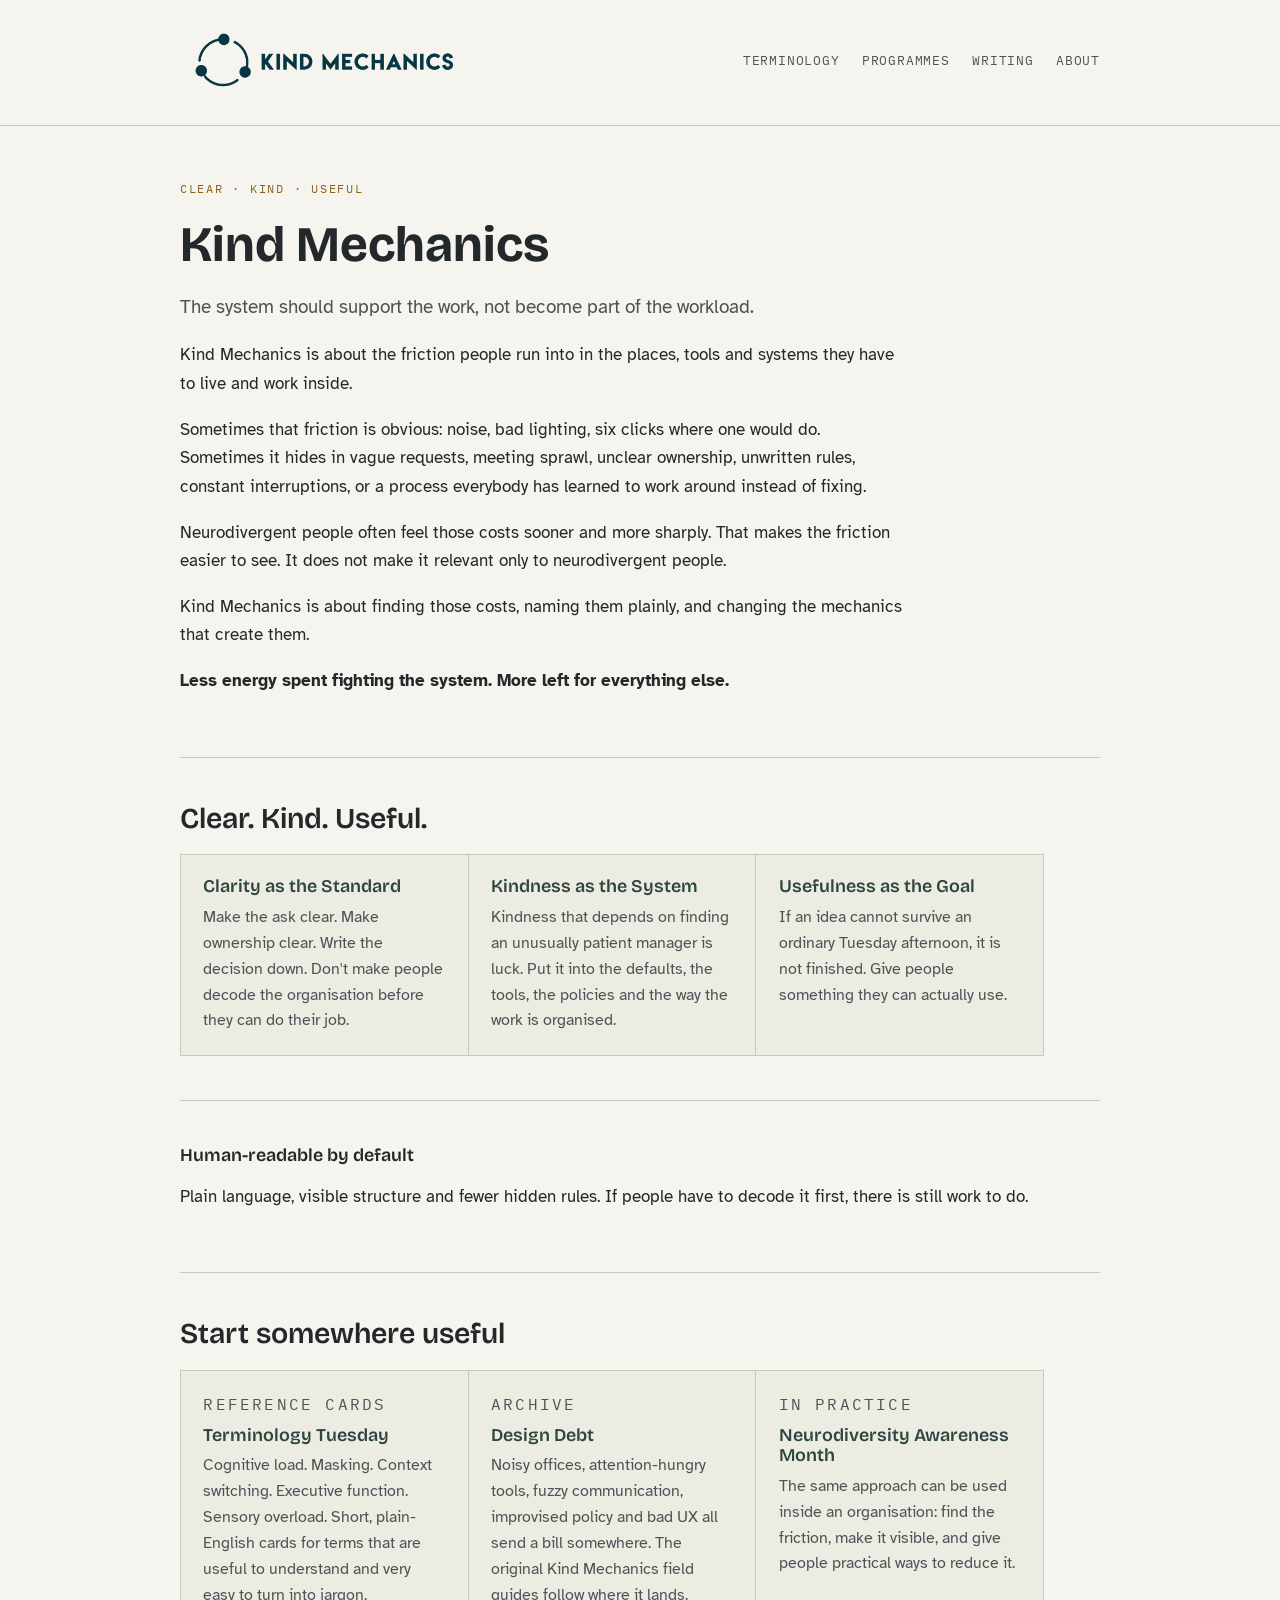
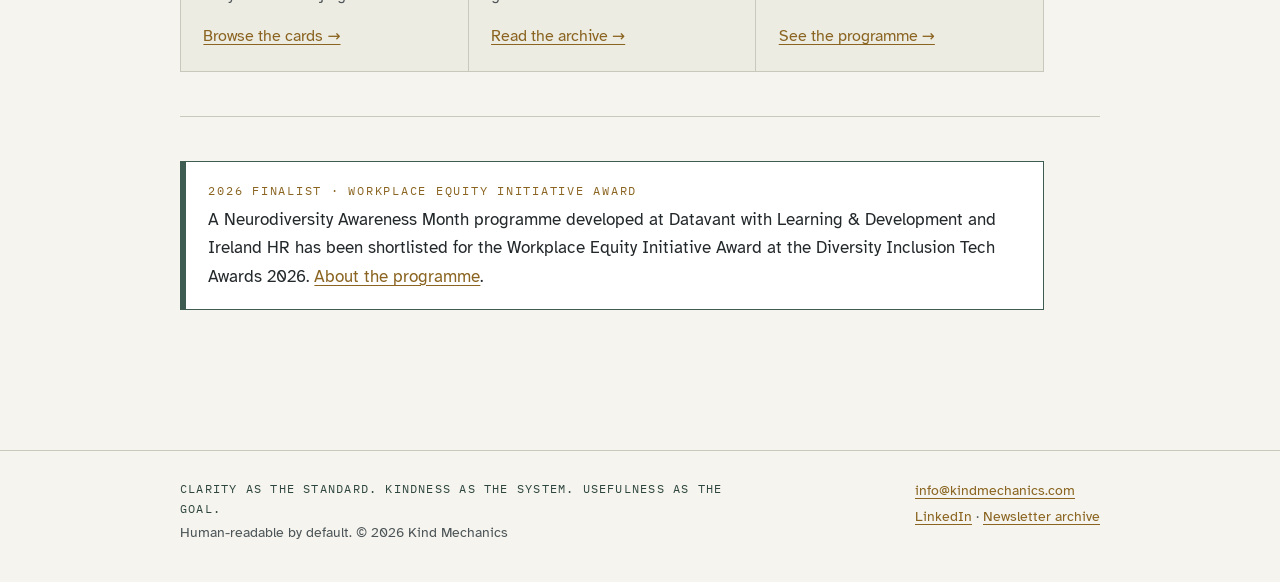
<file: index.html>
<!DOCTYPE html>
<html lang="en-IE">
<head>
<meta charset="utf-8">
<meta name="viewport" content="width=device-width, initial-scale=1">
<title>Kind Mechanics</title>
<meta name="description" content="Kind Mechanics finds the hidden friction in workplaces, tools and systems, then looks for clearer, kinder and more useful ways to design them.">
<link rel="preconnect" href="https://fonts.googleapis.com">
<link rel="preconnect" href="https://fonts.gstatic.com" crossorigin>
<link href="https://fonts.googleapis.com/css2?family=Atkinson+Hyperlegible:ital,wght@0,400;0,700;1,400&family=Bricolage+Grotesque:wght@500;600;700&family=IBM+Plex+Mono:wght@400;500&display=swap" rel="stylesheet">
<link rel="stylesheet" href="style.css">
</head>
<body>
<a class="skip-link" href="#main">Skip to content</a>

<header class="site">
  <div class="site-inner">
    <a class="wordmark" href="index.html" aria-label="Kind Mechanics home">
      <img src="logo.png" alt="Kind Mechanics">
    </a>
    <nav class="primary" aria-label="Site">
      <a href="https://terminology.kindmechanics.com/">Terminology</a>
      <a href="work.html">Programmes</a>
      <a href="writing.html">Writing</a>
      <a href="about.html">About</a>
    </nav>
  </div>
</header>

<main id="main">

  <section class="prose intro">
    <p class="eyebrow">Clear · Kind · Useful</p>
    <h1>Kind Mechanics</h1>
    <p class="lede">The system should support the work, not become part of the workload.</p>
    <p>Kind Mechanics is about the friction people run into in the places, tools and systems they have to live and work inside.</p>
    <p>Sometimes that friction is obvious: noise, bad lighting, six clicks where one would do. Sometimes it hides in vague requests, meeting sprawl, unclear ownership, unwritten rules, constant interruptions, or a process everybody has learned to work around instead of fixing.</p>
    <p>Neurodivergent people often feel those costs sooner and more sharply. That makes the friction easier to see. It does not make it relevant only to neurodivergent people.</p>
    <p>Kind Mechanics is about finding those costs, naming them plainly, and changing the mechanics that create them.</p>
    <p><strong>Less energy spent fighting the system. More left for everything else.</strong></p>
  </section>

  <section>
    <h2>Clear. Kind. Useful.</h2>
    <div class="distil">
      <div>
        <h3>Clarity as the Standard</h3>
        <p>Make the ask clear. Make ownership clear. Write the decision down. Don't make people decode the organisation before they can do their job.</p>
      </div>
      <div>
        <h3>Kindness as the System</h3>
        <p>Kindness that depends on finding an unusually patient manager is luck. Put it into the defaults, the tools, the policies and the way the work is organised.</p>
      </div>
      <div>
        <h3>Usefulness as the Goal</h3>
        <p>If an idea cannot survive an ordinary Tuesday afternoon, it is not finished. Give people something they can actually use.</p>
      </div>
      </section>
  <section>
      <div>
        <h3>Human-readable by default</h3>
        <p>Plain language, visible structure and fewer hidden rules. If people have to decode it first, there is still work to do.</p>
      </div>
    </div>
  </section>

  <section>
    <h2>Start somewhere useful</h2>
    <div class="distil start-grid">
      <div>
        <p class="eyebrow">Reference cards</p>
        <h3>Terminology Tuesday</h3>
        <p>Cognitive load. Masking. Context switching. Executive function. Sensory overload. Short, plain-English cards for terms that are useful to understand and very easy to turn into jargon.</p>
        <p class="card-link"><a href="https://terminology.kindmechanics.com/">Browse the cards →</a></p>
      </div>
      <div>
        <p class="eyebrow">Archive</p>
        <h3>Design Debt</h3>
        <p>Noisy offices, attention-hungry tools, fuzzy communication, improvised policy and bad UX all send a bill somewhere. The original Kind Mechanics field guides follow where it lands.</p>
        <p class="card-link"><a href="https://buttondown.com/kindmechanics/archive/">Read the archive →</a></p>
      </div>
      <div>
        <p class="eyebrow">In practice</p>
        <h3>Neurodiversity Awareness Month</h3>
        <p>The same approach can be used inside an organisation: find the friction, make it visible, and give people practical ways to reduce it.</p>
        <p class="card-link"><a href="work.html">See the programme →</a></p>
      </div>
    </div>
  </section>

  <section>
    <div class="recognition">
      <p class="eyebrow">2026 finalist · Workplace Equity Initiative Award</p>
      <p>A Neurodiversity Awareness Month programme developed at Datavant with Learning &amp; Development and Ireland HR has been shortlisted for the Workplace Equity Initiative Award at the Diversity Inclusion Tech Awards 2026. <a href="work.html">About the programme</a>.</p>
    </div>
  </section>

</main>

<footer class="site">
  <div class="foot-inner">
    <div>
      <p class="foot-motto">Clarity as the Standard. Kindness as the System. Usefulness as the Goal.</p>
      <p>Human-readable by default. © 2026 Kind Mechanics</p>
    </div>
    <div>
      <p><a href="mailto:brian@kindmechanics.com">info@kindmechanics.com</a></p>
      <p><a href="https://www.linkedin.com/company/kind-mechanics/">LinkedIn</a> · <a href="https://buttondown.com/kindmechanics/archive/">Newsletter archive</a></p>
    </div>
  </div>
</footer>
</body>
</html>
</file>
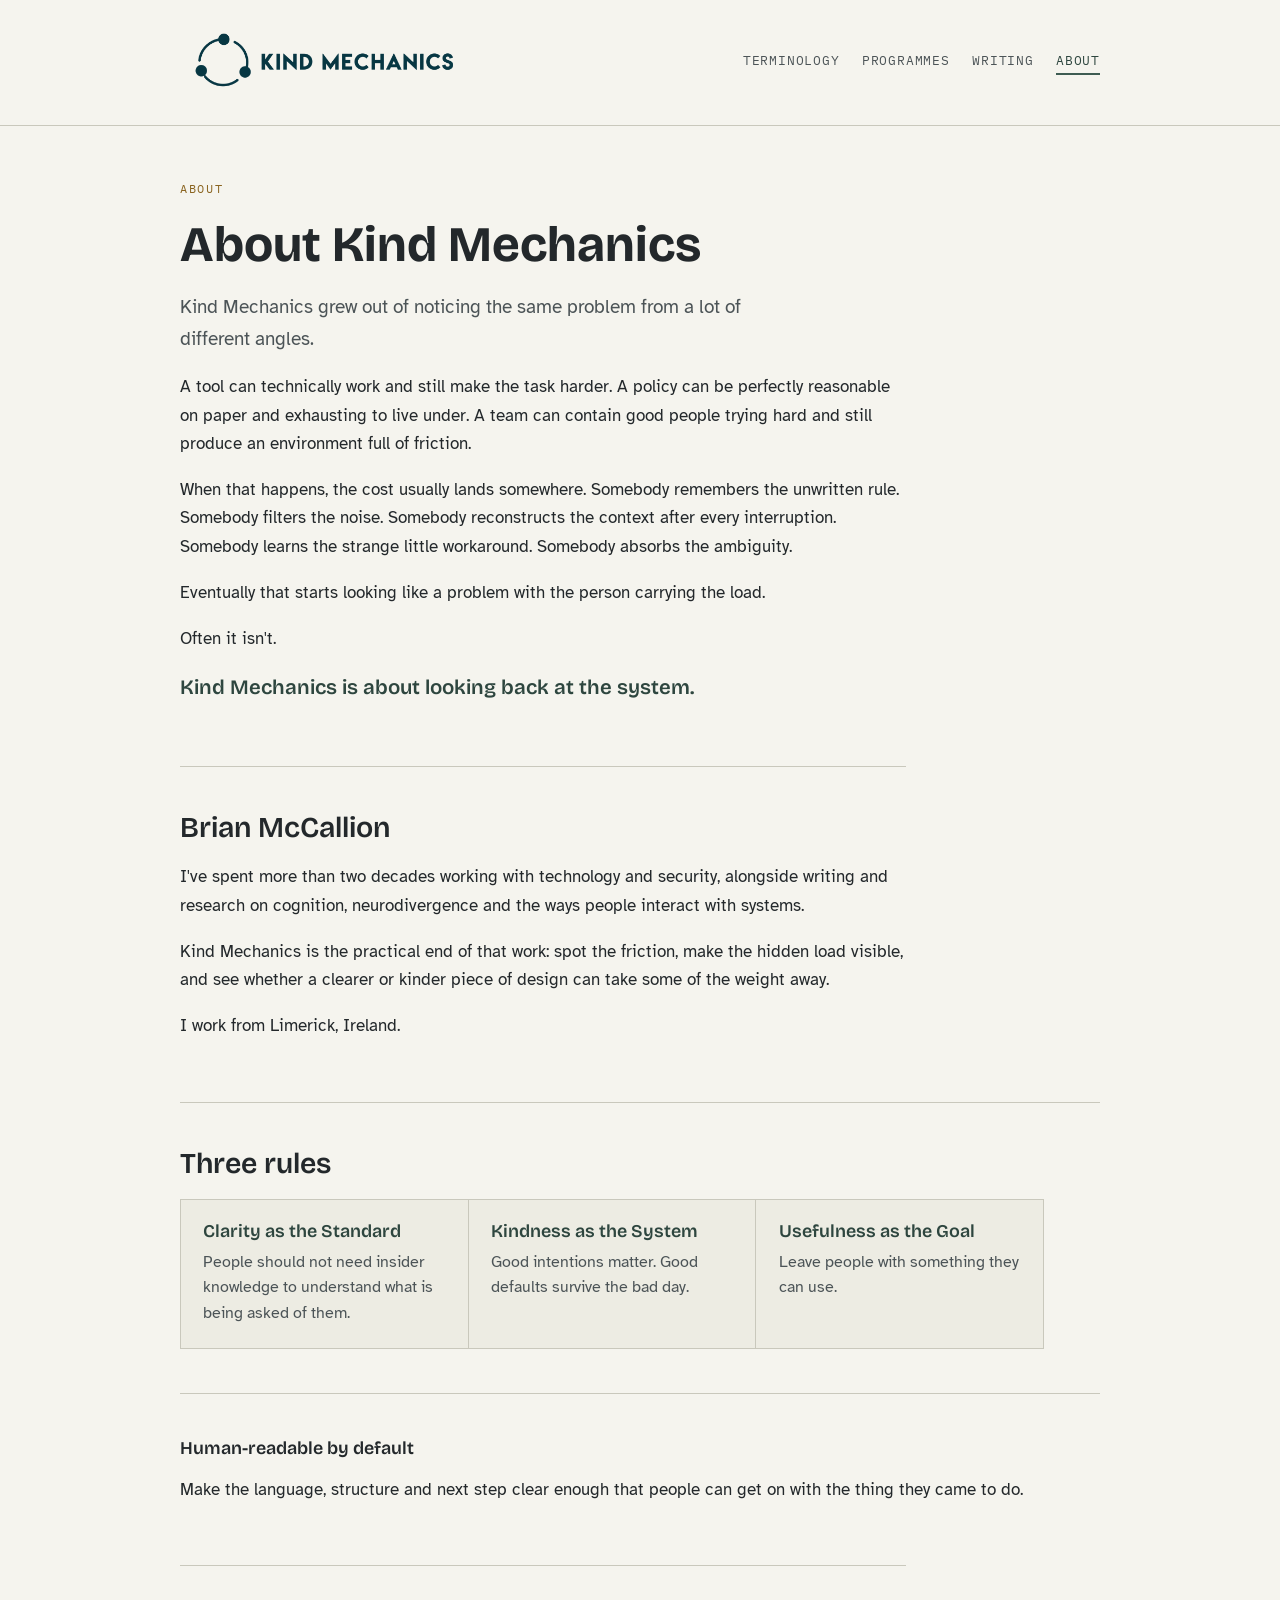
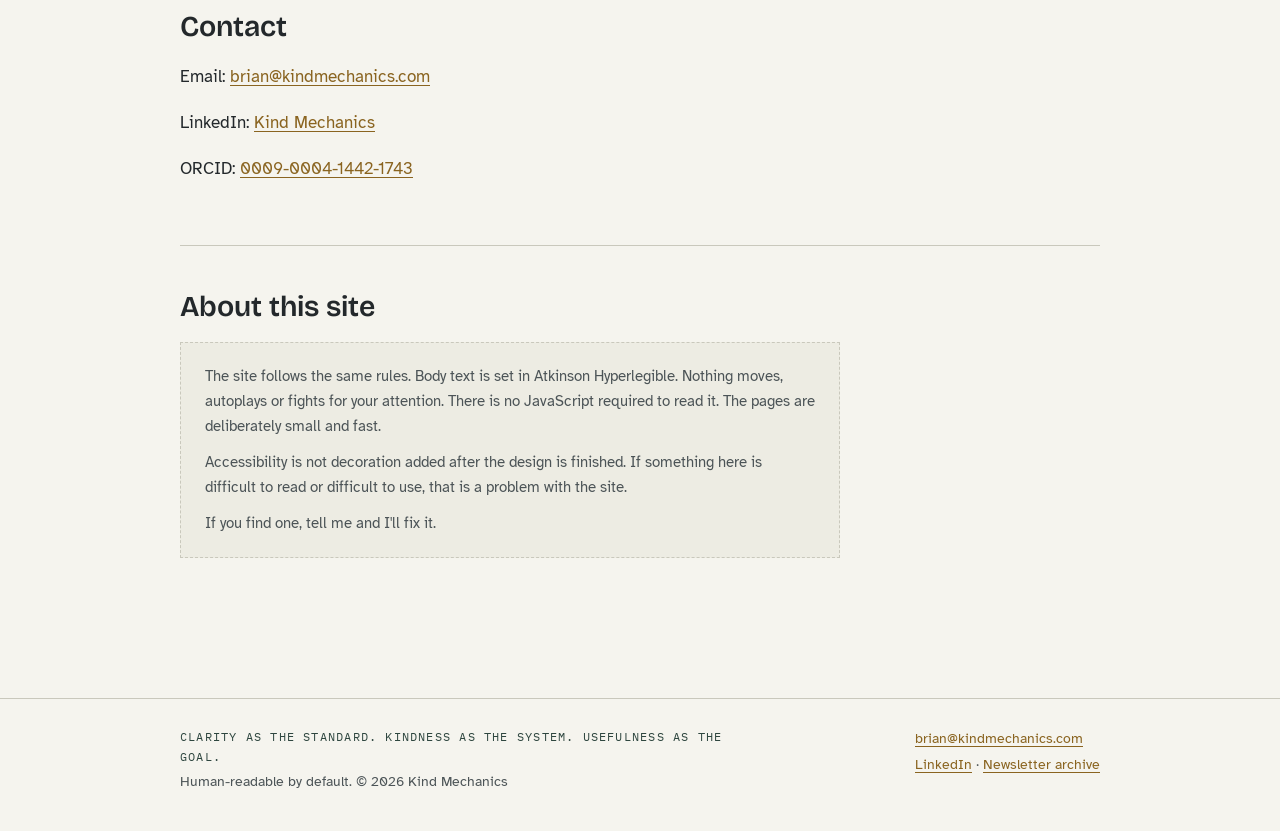
<file: about.html>
<!DOCTYPE html>
<html lang="en-IE">
<head>
<meta charset="utf-8">
<meta name="viewport" content="width=device-width, initial-scale=1">
<title>About — Kind Mechanics</title>
<meta name="description" content="About Kind Mechanics, Brian McCallion, and the principles of clarity, kindness and usefulness behind the work.">
<link rel="preconnect" href="https://fonts.googleapis.com">
<link rel="preconnect" href="https://fonts.gstatic.com" crossorigin>
<link href="https://fonts.googleapis.com/css2?family=Atkinson+Hyperlegible:ital,wght@0,400;0,700;1,400&family=Bricolage+Grotesque:wght@500;600;700&family=IBM+Plex+Mono:wght@400;500&display=swap" rel="stylesheet">
<link rel="stylesheet" href="style.css">
</head>
<body>
<a class="skip-link" href="#main">Skip to content</a>

<header class="site">
  <div class="site-inner">
    <a class="wordmark" href="index.html" aria-label="Kind Mechanics home">
      <img src="logo.png" alt="Kind Mechanics">
    </a>
    <nav class="primary" aria-label="Site">
      <a href="https://terminology.kindmechanics.com/">Terminology</a>
      <a href="work.html">Programmes</a>
      <a href="writing.html">Writing</a>
      <a href="about.html" aria-current="page">About</a>
    </nav>
  </div>
</header>

<main id="main">

  <section class="prose intro">
    <p class="eyebrow">About</p>
    <h1>About Kind Mechanics</h1>
    <p class="lede">Kind Mechanics grew out of noticing the same problem from a lot of different angles.</p>
    <p>A tool can technically work and still make the task harder. A policy can be perfectly reasonable on paper and exhausting to live under. A team can contain good people trying hard and still produce an environment full of friction.</p>
    <p>When that happens, the cost usually lands somewhere. Somebody remembers the unwritten rule. Somebody filters the noise. Somebody reconstructs the context after every interruption. Somebody learns the strange little workaround. Somebody absorbs the ambiguity.</p>
    <p>Eventually that starts looking like a problem with the person carrying the load.</p>
    <p>Often it isn't.</p>
    <p class="pull-line">Kind Mechanics is about looking back at the system.</p>
  </section>

  <section class="prose">
    <h2>Brian McCallion</h2>
    <p>I've spent more than two decades working with technology and security, alongside writing and research on cognition, neurodivergence and the ways people interact with systems.</p>
    <p>Kind Mechanics is the practical end of that work: spot the friction, make the hidden load visible, and see whether a clearer or kinder piece of design can take some of the weight away.</p>
    <p>I work from Limerick, Ireland.</p>
  </section>

  <section>
    <h2>Three rules</h2>
    <div class="distil">
      <div>
        <h3>Clarity as the Standard</h3>
        <p>People should not need insider knowledge to understand what is being asked of them.</p>
      </div>
      <div>
        <h3>Kindness as the System</h3>
        <p>Good intentions matter. Good defaults survive the bad day.</p>
      </div>
      <div>
        <h3>Usefulness as the Goal</h3>
        <p>Leave people with something they can use.</p>
      </div>
      </section>
  <section>
      <div>
        <h3>Human-readable by default</h3>
        <p>Make the language, structure and next step clear enough that people can get on with the thing they came to do.</p>
      </div>
    </div>
  </section>

  <section class="prose">
    <h2>Contact</h2>
    <p>Email: <a href="mailto:brian@kindmechanics.com">brian@kindmechanics.com</a></p>
    <p>LinkedIn: <a href="https://www.linkedin.com/company/kind-mechanics/">Kind Mechanics</a></p>
    <p>ORCID: <a href="https://orcid.org/0009-0004-1442-1743">0009-0004-1442-1743</a></p>
  </section>

  <section>
    <h2>About this site</h2>
    <div class="colophon">
      <p>The site follows the same rules. Body text is set in Atkinson Hyperlegible. Nothing moves, autoplays or fights for your attention. There is no JavaScript required to read it. The pages are deliberately small and fast.</p>
      <p>Accessibility is not decoration added after the design is finished. If something here is difficult to read or difficult to use, that is a problem with the site.</p>
      <p>If you find one, tell me and I'll fix it.</p>
    </div>
  </section>

</main>

<footer class="site">
  <div class="foot-inner">
    <div>
      <p class="foot-motto">Clarity as the Standard. Kindness as the System. Usefulness as the Goal.</p>
      <p>Human-readable by default. © 2026 Kind Mechanics</p>
    </div>
    <div>
      <p><a href="mailto:brian@kindmechanics.com">brian@kindmechanics.com</a></p>
      <p><a href="https://www.linkedin.com/company/kind-mechanics/">LinkedIn</a> · <a href="https://buttondown.com/kindmechanics/archive/">Newsletter archive</a></p>
    </div>
  </div>
</footer>
</body>
</html>
</file>
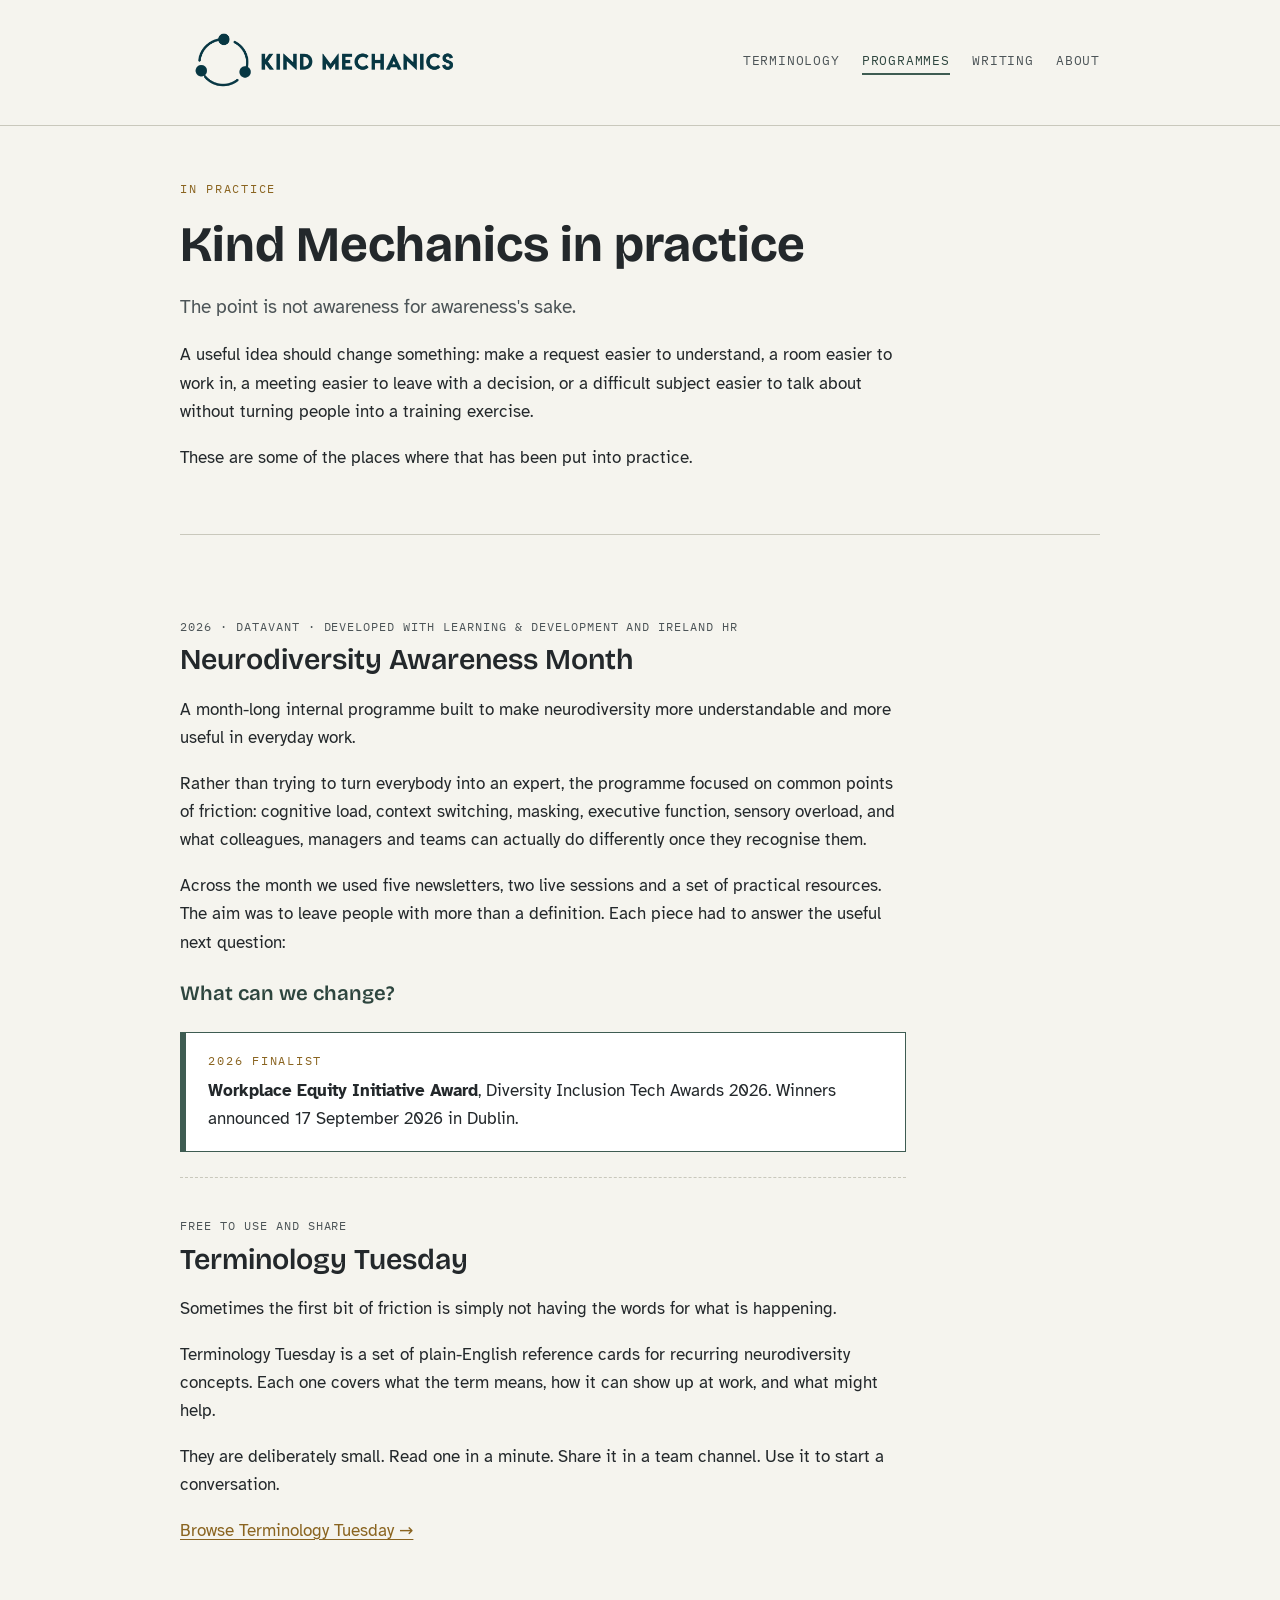
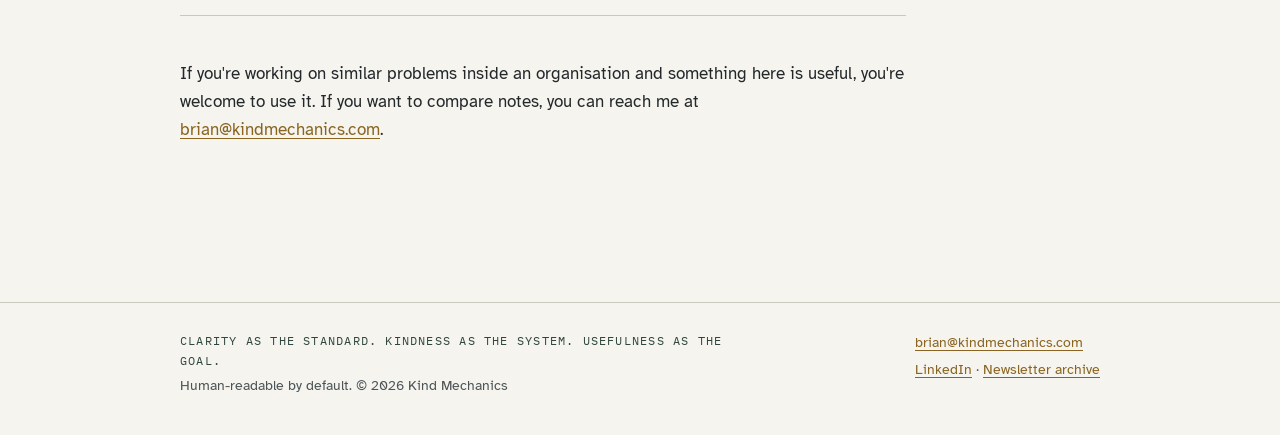
<file: work.html>
<!DOCTYPE html>
<html lang="en-IE">
<head>
<meta charset="utf-8">
<meta name="viewport" content="width=device-width, initial-scale=1">
<title>Programmes — Kind Mechanics</title>
<meta name="description" content="Kind Mechanics in practice: workplace programmes and practical neurodiversity resources designed to reduce friction rather than stop at awareness.">
<link rel="preconnect" href="https://fonts.googleapis.com">
<link rel="preconnect" href="https://fonts.gstatic.com" crossorigin>
<link href="https://fonts.googleapis.com/css2?family=Atkinson+Hyperlegible:ital,wght@0,400;0,700;1,400&family=Bricolage+Grotesque:wght@500;600;700&family=IBM+Plex+Mono:wght@400;500&display=swap" rel="stylesheet">
<link rel="stylesheet" href="style.css">
</head>
<body>
<a class="skip-link" href="#main">Skip to content</a>

<header class="site">
  <div class="site-inner">
    <a class="wordmark" href="index.html" aria-label="Kind Mechanics home">
      <img src="logo.png" alt="Kind Mechanics">
    </a>
    <nav class="primary" aria-label="Site">
      <a href="https://terminology.kindmechanics.com/">Terminology</a>
      <a href="work.html" aria-current="page">Programmes</a>
      <a href="writing.html">Writing</a>
      <a href="about.html">About</a>
    </nav>
  </div>
</header>

<main id="main">

  <section class="prose intro">
    <p class="eyebrow">In practice</p>
    <h1>Kind Mechanics in practice</h1>
    <p class="lede">The point is not awareness for awareness's sake.</p>
    <p>A useful idea should change something: make a request easier to understand, a room easier to work in, a meeting easier to leave with a decision, or a difficult subject easier to talk about without turning people into a training exercise.</p>
    <p>These are some of the places where that has been put into practice.</p>
  </section>

  <section>
    <div class="entry">
      <p class="meta">2026 · Datavant · developed with Learning &amp; Development and Ireland HR</p>
      <h2>Neurodiversity Awareness Month</h2>
      <p>A month-long internal programme built to make neurodiversity more understandable and more useful in everyday work.</p>
      <p>Rather than trying to turn everybody into an expert, the programme focused on common points of friction: cognitive load, context switching, masking, executive function, sensory overload, and what colleagues, managers and teams can actually do differently once they recognise them.</p>
      <p>Across the month we used five newsletters, two live sessions and a set of practical resources. The aim was to leave people with more than a definition. Each piece had to answer the useful next question:</p>
      <p class="pull-line">What can we change?</p>
      <div class="recognition" style="margin-top:1.25rem;">
        <p class="eyebrow">2026 finalist</p>
        <p><strong>Workplace Equity Initiative Award</strong>, Diversity Inclusion Tech Awards 2026. Winners announced 17 September 2026 in Dublin.</p>
      </div>
    </div>

    <div class="entry">
      <p class="meta">Free to use and share</p>
      <h2>Terminology Tuesday</h2>
      <p>Sometimes the first bit of friction is simply not having the words for what is happening.</p>
      <p>Terminology Tuesday is a set of plain-English reference cards for recurring neurodiversity concepts. Each one covers what the term means, how it can show up at work, and what might help.</p>
      <p>They are deliberately small. Read one in a minute. Share it in a team channel. Use it to start a conversation.</p>
      <p><a href="https://terminology.kindmechanics.com/">Browse Terminology Tuesday →</a></p>
    </div>
  </section>

  <section class="prose">
    <p>If you're working on similar problems inside an organisation and something here is useful, you're welcome to use it. If you want to compare notes, you can reach me at <a href="mailto:brian@kindmechanics.com">brian@kindmechanics.com</a>.</p>
  </section>

</main>

<footer class="site">
  <div class="foot-inner">
    <div>
      <p class="foot-motto">Clarity as the Standard. Kindness as the System. Usefulness as the Goal.</p>
      <p>Human-readable by default. © 2026 Kind Mechanics</p>
    </div>
    <div>
      <p><a href="mailto:brian@kindmechanics.com">brian@kindmechanics.com</a></p>
      <p><a href="https://www.linkedin.com/company/kind-mechanics/">LinkedIn</a> · <a href="https://buttondown.com/kindmechanics/archive/">Newsletter archive</a></p>
    </div>
  </div>
</footer>
</body>
</html>
</file>
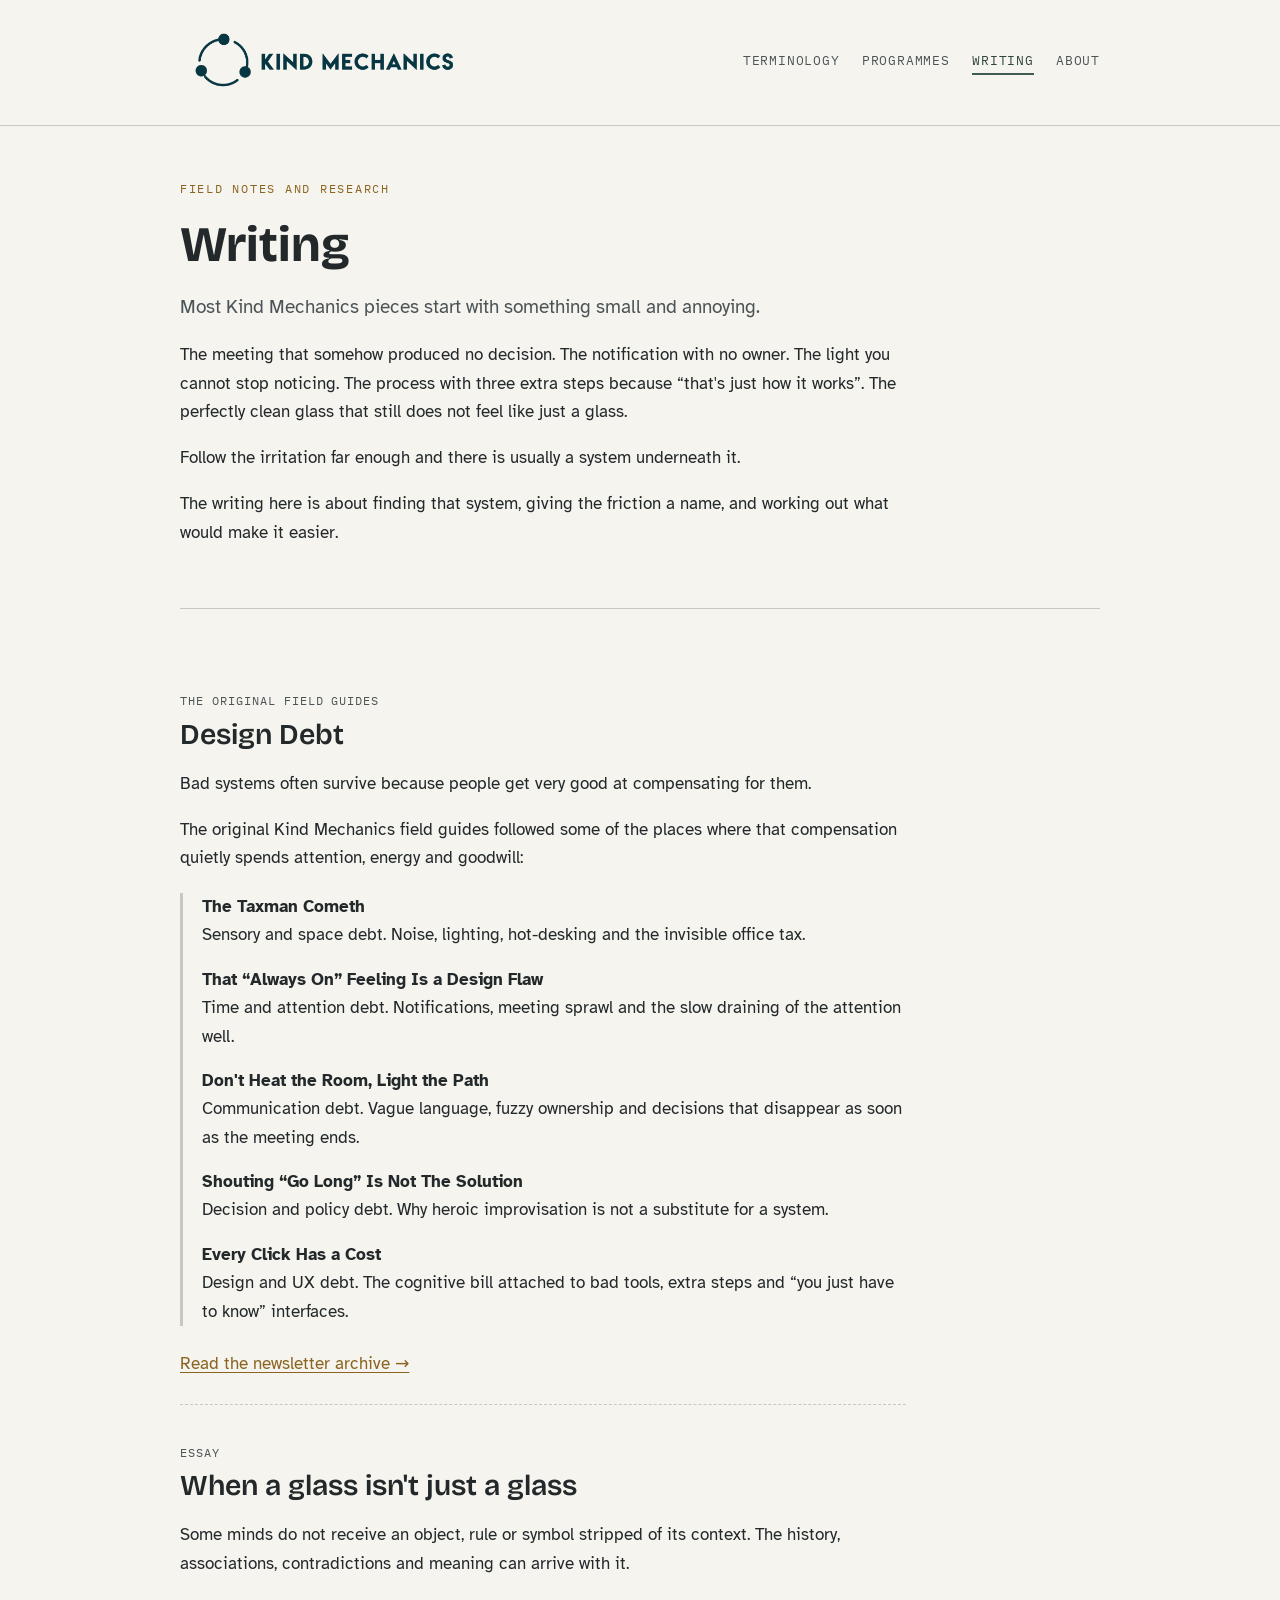
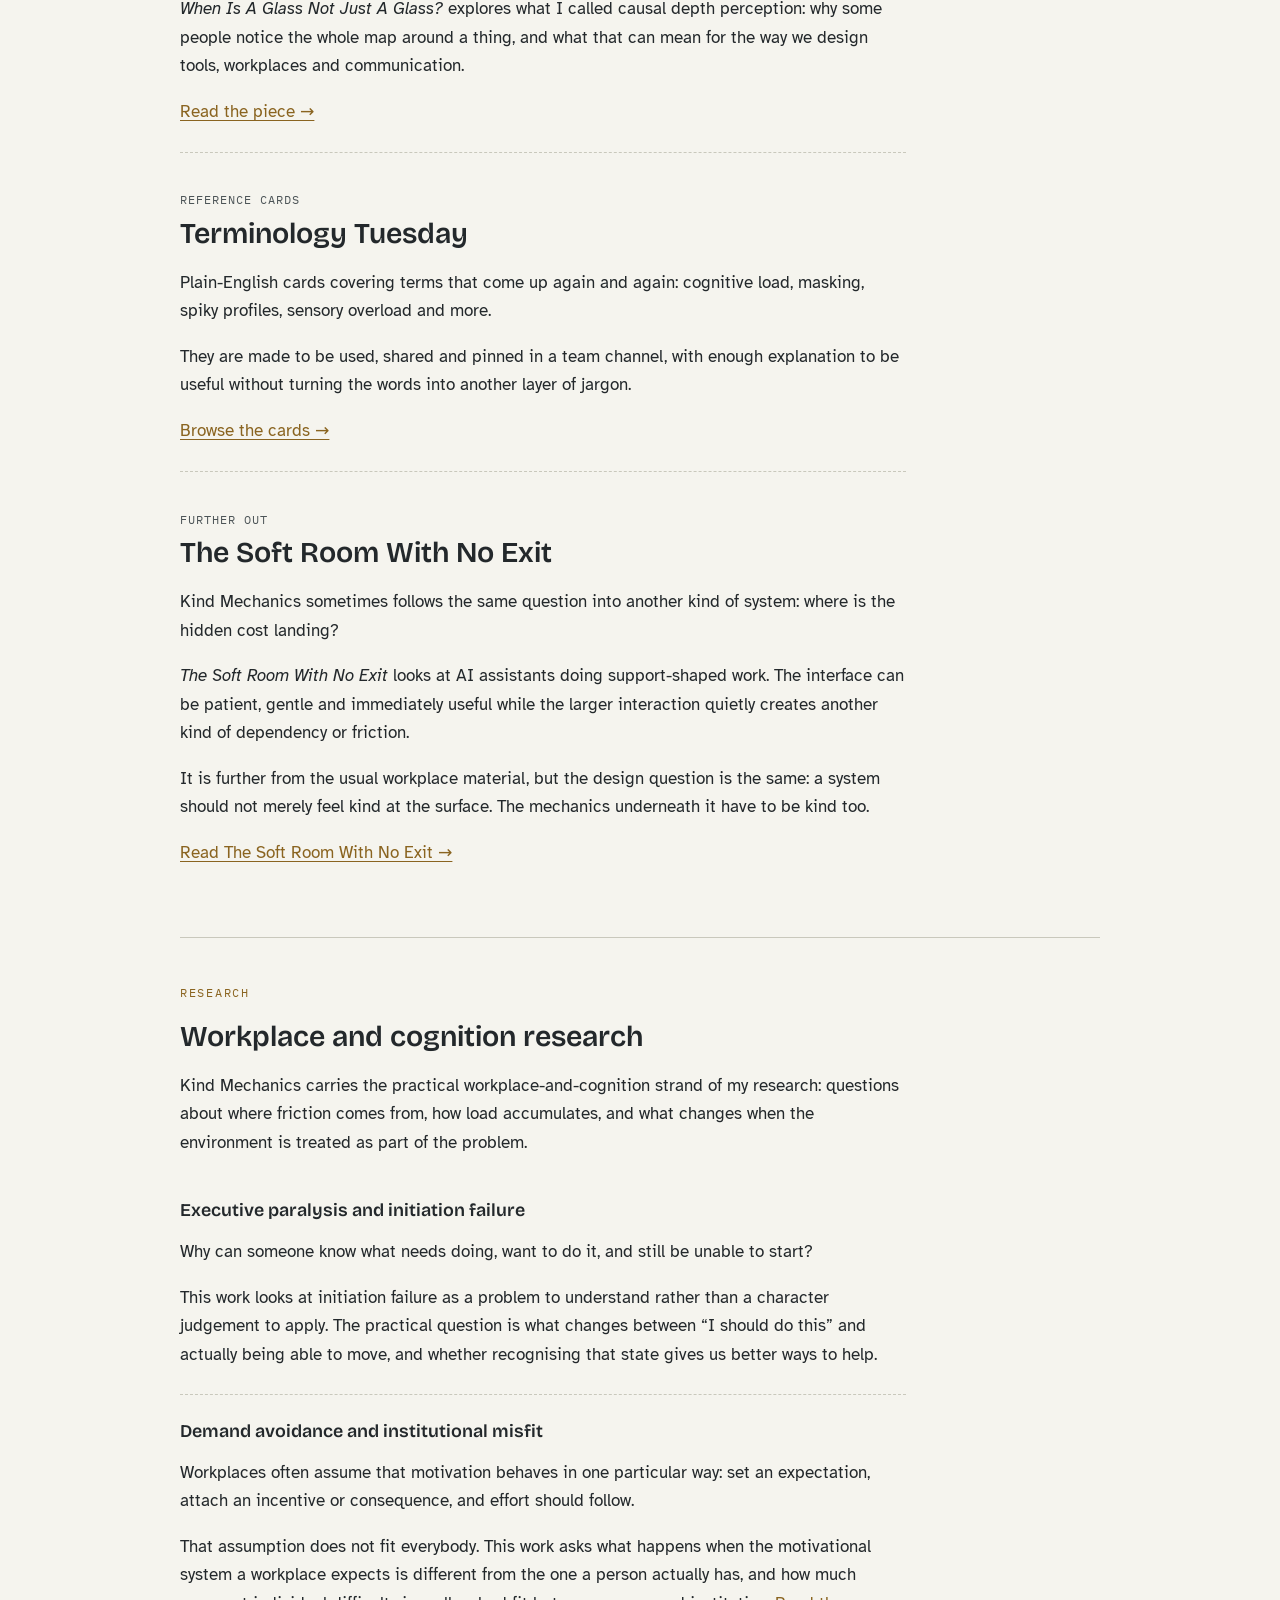
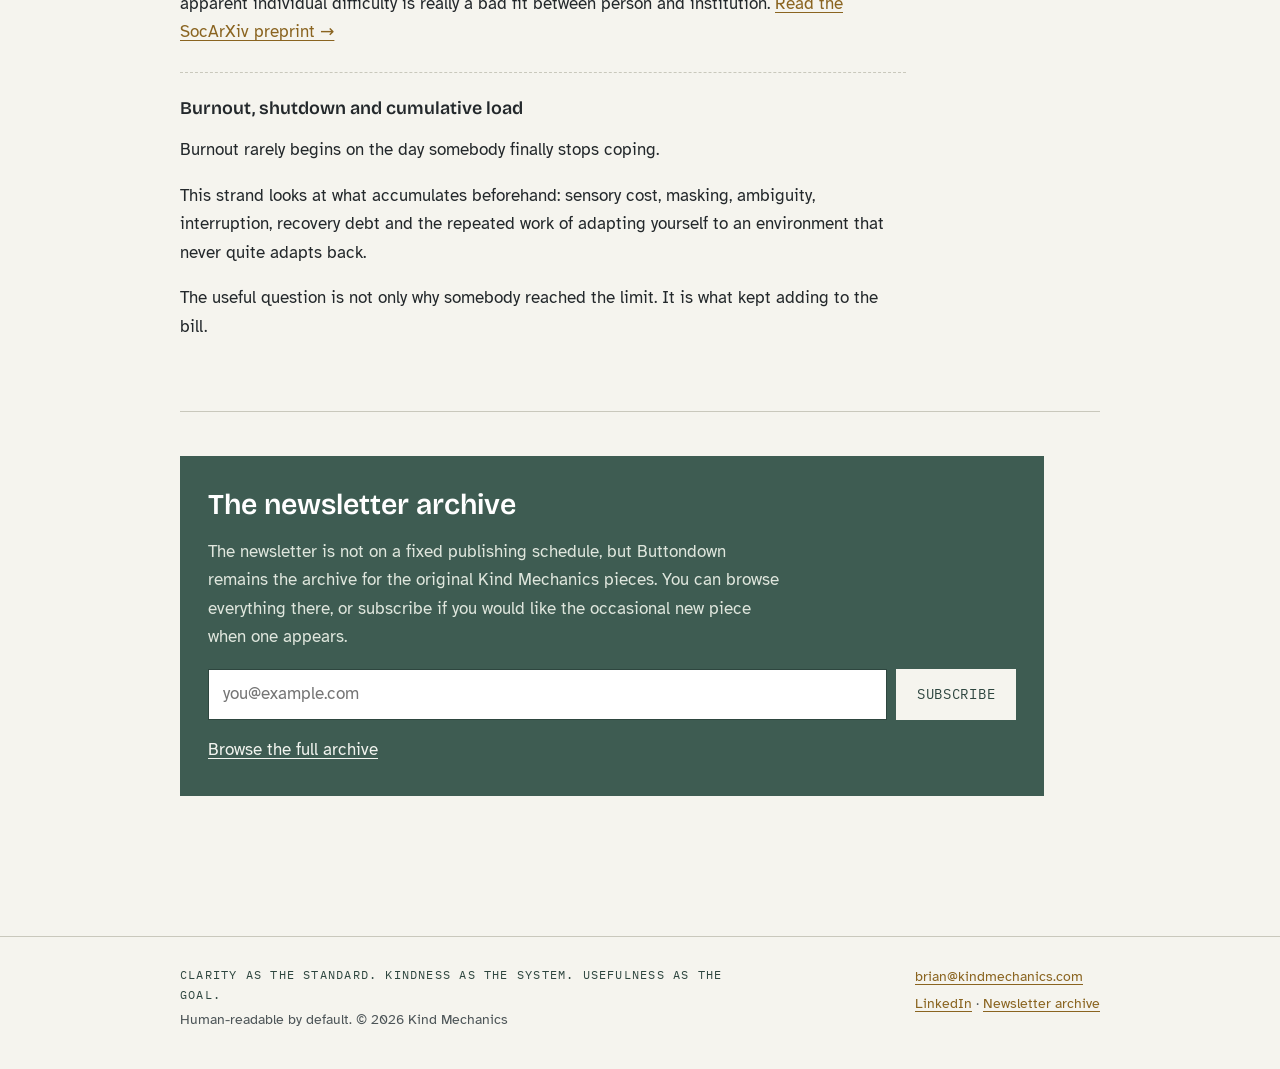
<file: writing.html>
<!DOCTYPE html>
<html lang="en-IE">
<head>
<meta charset="utf-8">
<meta name="viewport" content="width=device-width, initial-scale=1">
<title>Writing — Kind Mechanics</title>
<meta name="description" content="Kind Mechanics field guides, essays, reference cards and research on workplace friction, cognition and neurodivergence.">
<link rel="preconnect" href="https://fonts.googleapis.com">
<link rel="preconnect" href="https://fonts.gstatic.com" crossorigin>
<link href="https://fonts.googleapis.com/css2?family=Atkinson+Hyperlegible:ital,wght@0,400;0,700;1,400&family=Bricolage+Grotesque:wght@500;600;700&family=IBM+Plex+Mono:wght@400;500&display=swap" rel="stylesheet">
<link rel="stylesheet" href="style.css">
</head>
<body>
<a class="skip-link" href="#main">Skip to content</a>

<header class="site">
  <div class="site-inner">
    <a class="wordmark" href="index.html" aria-label="Kind Mechanics home">
      <img src="logo.png" alt="Kind Mechanics">
    </a>
    <nav class="primary" aria-label="Site">
      <a href="https://terminology.kindmechanics.com/">Terminology</a>
      <a href="work.html">Programmes</a>
      <a href="writing.html" aria-current="page">Writing</a>
      <a href="about.html">About</a>
    </nav>
  </div>
</header>

<main id="main">

  <section class="prose intro">
    <p class="eyebrow">Field notes and research</p>
    <h1>Writing</h1>
    <p class="lede">Most Kind Mechanics pieces start with something small and annoying.</p>
    <p>The meeting that somehow produced no decision. The notification with no owner. The light you cannot stop noticing. The process with three extra steps because “that's just how it works”. The perfectly clean glass that still does not feel like just a glass.</p>
    <p>Follow the irritation far enough and there is usually a system underneath it.</p>
    <p>The writing here is about finding that system, giving the friction a name, and working out what would make it easier.</p>
  </section>

  <section>
    <div class="entry">
      <p class="meta">The original field guides</p>
      <h2>Design Debt</h2>
      <p>Bad systems often survive because people get very good at compensating for them.</p>
      <p>The original Kind Mechanics field guides followed some of the places where that compensation quietly spends attention, energy and goodwill:</p>
      <div class="guide-list">
        <p><strong>The Taxman Cometh</strong><br>Sensory and space debt. Noise, lighting, hot-desking and the invisible office tax.</p>
        <p><strong>That “Always On” Feeling Is a Design Flaw</strong><br>Time and attention debt. Notifications, meeting sprawl and the slow draining of the attention well.</p>
        <p><strong>Don't Heat the Room, Light the Path</strong><br>Communication debt. Vague language, fuzzy ownership and decisions that disappear as soon as the meeting ends.</p>
        <p><strong>Shouting “Go Long” Is Not The Solution</strong><br>Decision and policy debt. Why heroic improvisation is not a substitute for a system.</p>
        <p><strong>Every Click Has a Cost</strong><br>Design and UX debt. The cognitive bill attached to bad tools, extra steps and “you just have to know” interfaces.</p>
      </div>
      <p><a href="https://buttondown.com/kindmechanics/archive/">Read the newsletter archive →</a></p>
    </div>

    <div class="entry">
      <p class="meta">Essay</p>
      <h2>When a glass isn't just a glass</h2>
      <p>Some minds do not receive an object, rule or symbol stripped of its context. The history, associations, contradictions and meaning can arrive with it.</p>
      <p><em>When Is A Glass Not Just A Glass?</em> explores what I called causal depth perception: why some people notice the whole map around a thing, and what that can mean for the way we design tools, workplaces and communication.</p>
      <p><a href="https://buttondown.com/kindmechanics/archive/when-is-a-glass-not-just-a-glass/">Read the piece →</a></p>
    </div>

    <div class="entry">
      <p class="meta">Reference cards</p>
      <h2>Terminology Tuesday</h2>
      <p>Plain-English cards covering terms that come up again and again: cognitive load, masking, spiky profiles, sensory overload and more.</p>
      <p>They are made to be used, shared and pinned in a team channel, with enough explanation to be useful without turning the words into another layer of jargon.</p>
      <p><a href="https://terminology.kindmechanics.com/">Browse the cards →</a></p>
    </div>

    <div class="entry">
      <p class="meta">Further out</p>
      <h2>The Soft Room With No Exit</h2>
      <p>Kind Mechanics sometimes follows the same question into another kind of system: where is the hidden cost landing?</p>
      <p><em>The Soft Room With No Exit</em> looks at AI assistants doing support-shaped work. The interface can be patient, gentle and immediately useful while the larger interaction quietly creates another kind of dependency or friction.</p>
      <p>It is further from the usual workplace material, but the design question is the same: a system should not merely feel kind at the surface. The mechanics underneath it have to be kind too.</p>
      <p><a href="https://buttondown.com/kindmechanics/archive/the-soft-room-with-no-exit/">Read The Soft Room With No Exit →</a></p>
    </div>
  </section>

  <section>
    <div class="prose">
      <p class="eyebrow">Research</p>
      <h2>Workplace and cognition research</h2>
      <p>Kind Mechanics carries the practical workplace-and-cognition strand of my research: questions about where friction comes from, how load accumulates, and what changes when the environment is treated as part of the problem.</p>
    </div>

    <div class="entry">
      <h3>Executive paralysis and initiation failure</h3>
      <p>Why can someone know what needs doing, want to do it, and still be unable to start?</p>
      <p>This work looks at initiation failure as a problem to understand rather than a character judgement to apply. The practical question is what changes between “I should do this” and actually being able to move, and whether recognising that state gives us better ways to help.</p>
    </div>

    <div class="entry">
      <h3>Demand avoidance and institutional misfit</h3>
      <p>Workplaces often assume that motivation behaves in one particular way: set an expectation, attach an incentive or consequence, and effort should follow.</p>
      <p>That assumption does not fit everybody. This work asks what happens when the motivational system a workplace expects is different from the one a person actually has, and how much apparent individual difficulty is really a bad fit between person and institution. <a href="https://osf.io/preprints/socarxiv/6d4px_v1">Read the SocArXiv preprint →</a></p>
    </div>

    <div class="entry">
      <h3>Burnout, shutdown and cumulative load</h3>
      <p>Burnout rarely begins on the day somebody finally stops coping.</p>
      <p>This strand looks at what accumulates beforehand: sensory cost, masking, ambiguity, interruption, recovery debt and the repeated work of adapting yourself to an environment that never quite adapts back.</p>
      <p>The useful question is not only why somebody reached the limit. It is what kept adding to the bill.</p>
    </div>
  </section>

  <section>
    <div class="subscribe compact-subscribe">
      <h2>The newsletter archive</h2>
      <p>The newsletter is not on a fixed publishing schedule, but Buttondown remains the archive for the original Kind Mechanics pieces. You can browse everything there, or subscribe if you would like the occasional new piece when one appears.</p>
      <form action="https://buttondown.com/api/emails/embed-subscribe/kindmechanics" method="post" target="_blank">
        <label for="bd-email" class="visually-hidden">Email address</label>
        <input type="email" name="email" id="bd-email" placeholder="you@example.com" required>
        <button type="submit">Subscribe</button>
      </form>
      <p class="subscribe-links"><a href="https://buttondown.com/kindmechanics/archive/">Browse the full archive</a></p>
    </div>
  </section>

</main>

<footer class="site">
  <div class="foot-inner">
    <div>
      <p class="foot-motto">Clarity as the Standard. Kindness as the System. Usefulness as the Goal.</p>
      <p>Human-readable by default. © 2026 Kind Mechanics</p>
    </div>
    <div>
      <p><a href="mailto:brian@kindmechanics.com">brian@kindmechanics.com</a></p>
      <p><a href="https://www.linkedin.com/company/kind-mechanics/">LinkedIn</a> · <a href="https://buttondown.com/kindmechanics/archive/">Newsletter archive</a></p>
    </div>
  </div>
</footer>
</body>
</html>
</file>
<file: style.css>
/* Kind Mechanics — kindmechanics.com
   Palette: workshop enamel + graphite + brass on warm paper.
   Type: Bricolage Grotesque (display) / Atkinson Hyperlegible (body) / IBM Plex Mono (labels).
   Principle: the site demonstrates low cognitive drag. No motion, no tricks. */

:root {
  --paper: #f5f4ee;
  --panel: #edecE3;
  --ink: #23282b;
  --ink-soft: #4c5457;
  --enamel: #3e5c52;
  --enamel-deep: #2e463f;
  --brass: #8a6420;
  --line: #c9c8bc;
  --measure: 66ch;
}

* { box-sizing: border-box; }

html { scroll-behavior: auto; }

body {
  margin: 0;
  background: var(--paper);
  color: var(--ink);
  font-family: "Atkinson Hyperlegible", system-ui, sans-serif;
  font-size: 1.075rem;
  line-height: 1.65;
}

/* ---------- skip link + focus ---------- */

.skip-link {
  position: absolute;
  left: -9999px;
  top: 0;
  background: var(--enamel);
  color: #fff;
  padding: 0.5rem 1rem;
  z-index: 10;
}
.skip-link:focus { left: 0.5rem; top: 0.5rem; }

:focus-visible {
  outline: 3px solid var(--brass);
  outline-offset: 2px;
}

/* ---------- header ---------- */

header.site {
  border-bottom: 1px solid var(--line);
  background: var(--paper);
}

.site-inner {
  max-width: 60rem;
  margin: 0 auto;
  padding: 0.9rem 1.25rem;
  display: flex;
  align-items: center;
  justify-content: space-between;
  gap: 1.25rem;
  flex-wrap: wrap;
}

.wordmark {
  display: inline-flex;
  align-items: center;
  flex: 0 1 auto;
  text-decoration: none;
}

.wordmark img {
  display: block;
  width: clamp(13.5rem, 30vw, 18rem);
  height: auto;
}

@media (max-width: 42rem) {
  .site-inner {
    align-items: flex-start;
  }

  .wordmark img {
    width: min(17rem, 78vw);
  }
}

nav.primary { display: flex; gap: 1.4rem; flex-wrap: wrap; }

nav.primary a {
  font-family: "IBM Plex Mono", monospace;
  font-size: 0.82rem;
  letter-spacing: 0.06em;
  text-transform: uppercase;
  color: var(--ink-soft);
  text-decoration: none;
  padding-bottom: 2px;
  border-bottom: 2px solid transparent;
}
nav.primary a:hover { color: var(--ink); border-bottom-color: var(--line); }
nav.primary a[aria-current="page"] {
  color: var(--enamel-deep);
  border-bottom-color: var(--enamel);
}

/* ---------- layout ---------- */

main {
  max-width: 60rem;
  margin: 0 auto;
  padding: 0 1.25rem 4rem;
}

section { padding: 2.75rem 0; }
section + section { border-top: 1px solid var(--line); }

.prose { max-width: var(--measure); }
.prose p { margin: 0 0 1.1rem; }

.eyebrow {
  font-family: "IBM Plex Mono", monospace;
  font-size: 0.78rem;
  letter-spacing: 0.14em;
  text-transform: uppercase;
  color: var(--brass);
  margin: 0 0 0.9rem;
}

h1, h2, h3 {
  font-family: "Bricolage Grotesque", sans-serif;
  line-height: 1.15;
  color: var(--ink);
  margin: 0 0 1.2rem;
}
h1 { font-size: clamp(2rem, 5vw, 3.1rem); font-weight: 700; max-width: 24ch; }
h2 { font-size: clamp(1.35rem, 3vw, 1.8rem); font-weight: 600; }
h3 { font-size: 1.12rem; font-weight: 600; margin-bottom: 0.5rem; }

a { color: var(--brass); text-decoration-thickness: 1px; text-underline-offset: 3px; }
a:hover { color: var(--enamel-deep); }

.lede {
  font-size: 1.2rem;
  color: var(--ink-soft);
  max-width: 52ch;
}

/* ---------- hero ---------- */

.hero {
  display: grid;
  grid-template-columns: minmax(0, 1.4fr) minmax(0, 1fr);
  gap: 2.5rem;
  align-items: center;
  padding-top: 3.5rem;
}

.hero figure { margin: 0; }
.hero figcaption {
  font-family: "IBM Plex Mono", monospace;
  font-size: 0.74rem;
  color: var(--ink-soft);
  margin-top: 0.6rem;
}

@media (max-width: 46rem) {
  .hero { grid-template-columns: 1fr; }
  .hero figure { max-width: 20rem; }
}

/* ---------- distil grid ---------- */

.distil {
  display: grid;
  grid-template-columns: repeat(auto-fit, minmax(15.5rem, 1fr));
  gap: 1px;
  background: var(--line);
  border: 1px solid var(--line);
  max-width: 54rem;
}
.distil > div {
  background: var(--panel);
  padding: 1.3rem 1.4rem;
}
.distil h3 { color: var(--enamel-deep); }
.distil p { margin: 0; font-size: 0.98rem; color: var(--ink-soft); }

/* ---------- recognition strip ---------- */

.recognition {
  border: 1px solid var(--enamel);
  border-left: 6px solid var(--enamel);
  background: #fff;
  padding: 1.1rem 1.4rem;
  max-width: 54rem;
}
.recognition p { margin: 0; }
.recognition .eyebrow { margin-bottom: 0.35rem; }

/* ---------- entries (work / writing lists) ---------- */

.entry {
  max-width: var(--measure);
  padding: 1.6rem 0;
}
.entry + .entry { border-top: 1px dashed var(--line); }
.entry .meta {
  font-family: "IBM Plex Mono", monospace;
  font-size: 0.76rem;
  letter-spacing: 0.08em;
  text-transform: uppercase;
  color: var(--ink-soft);
  margin-bottom: 0.4rem;
}
.entry p:last-child { margin-bottom: 0; }

/* ---------- newsletter ---------- */

.subscribe {
  background: var(--enamel);
  color: #f2f4ef;
  padding: 2rem 1.75rem;
  max-width: 54rem;
}
.subscribe h2 { color: #fff; margin-bottom: 0.5rem; }
.subscribe p { color: #dfe6dd; max-width: 52ch; }
.subscribe form { display: flex; gap: 0.6rem; flex-wrap: wrap; margin-top: 1.1rem; }
.subscribe input[type="email"] {
  flex: 1 1 16rem;
  padding: 0.65rem 0.85rem;
  font: inherit;
  border: 1px solid var(--enamel-deep);
  background: #fff;
  color: var(--ink);
}
.subscribe button {
  padding: 0.65rem 1.3rem;
  font-family: "IBM Plex Mono", monospace;
  font-size: 0.85rem;
  letter-spacing: 0.05em;
  text-transform: uppercase;
  border: none;
  background: var(--paper);
  color: var(--enamel-deep);
  cursor: pointer;
}
.subscribe button:hover { background: #fff; }

/* ---------- footer ---------- */

footer.site {
  border-top: 1px solid var(--line);
  margin-top: 2rem;
}
.foot-inner {
  max-width: 60rem;
  margin: 0 auto;
  padding: 1.6rem 1.25rem 2.2rem;
  display: flex;
  justify-content: space-between;
  gap: 1.5rem;
  flex-wrap: wrap;
  font-size: 0.9rem;
  color: var(--ink-soft);
}
.foot-inner p { margin: 0.15rem 0; }
.foot-motto {
  max-width: 34rem;
  font-family: "IBM Plex Mono", monospace;
  font-size: 0.76rem;
  letter-spacing: 0.1em;
  text-transform: uppercase;
  color: var(--enamel-deep);
}

/* ---------- colophon ---------- */

.colophon {
  border: 1px dashed var(--line);
  background: var(--panel);
  padding: 1.3rem 1.5rem;
  max-width: var(--measure);
  font-size: 0.95rem;
  color: var(--ink-soft);
}
.colophon p { margin: 0 0 0.7rem; }
.colophon p:last-child { margin: 0; }

/* ---------- reduced motion (belt and braces: there is none anyway) ---------- */

@media (prefers-reduced-motion: reduce) {
  *, *::before, *::after { animation: none !important; transition: none !important; }
}

/* ---------- revised content helpers ---------- */

.intro { padding-top: 3.25rem; }

.pull-line {
  font-family: "Bricolage Grotesque", sans-serif;
  font-size: 1.28rem;
  font-weight: 600;
  color: var(--enamel-deep);
}

.start-grid > div { display: flex; flex-direction: column; }
.start-grid .eyebrow { margin-bottom: 0.45rem; }
.start-grid .card-link { margin-top: auto; padding-top: 1rem; }

.guide-list {
  border-left: 3px solid var(--line);
  padding-left: 1.2rem;
  margin: 1.3rem 0 1.5rem;
}
.guide-list p { margin: 0 0 1rem; }
.guide-list p:last-child { margin-bottom: 0; }

.compact-subscribe { margin-top: 0; }
.subscribe-links { margin-top: 1rem; margin-bottom: 0; }
.subscribe a { color: #f2f4ef; }
.subscribe a:hover { color: #fff; }

.visually-hidden {
  position: absolute;
  width: 1px;
  height: 1px;
  padding: 0;
  margin: -1px;
  overflow: hidden;
  clip: rect(0, 0, 0, 0);
  white-space: nowrap;
  border: 0;
}
</file>
